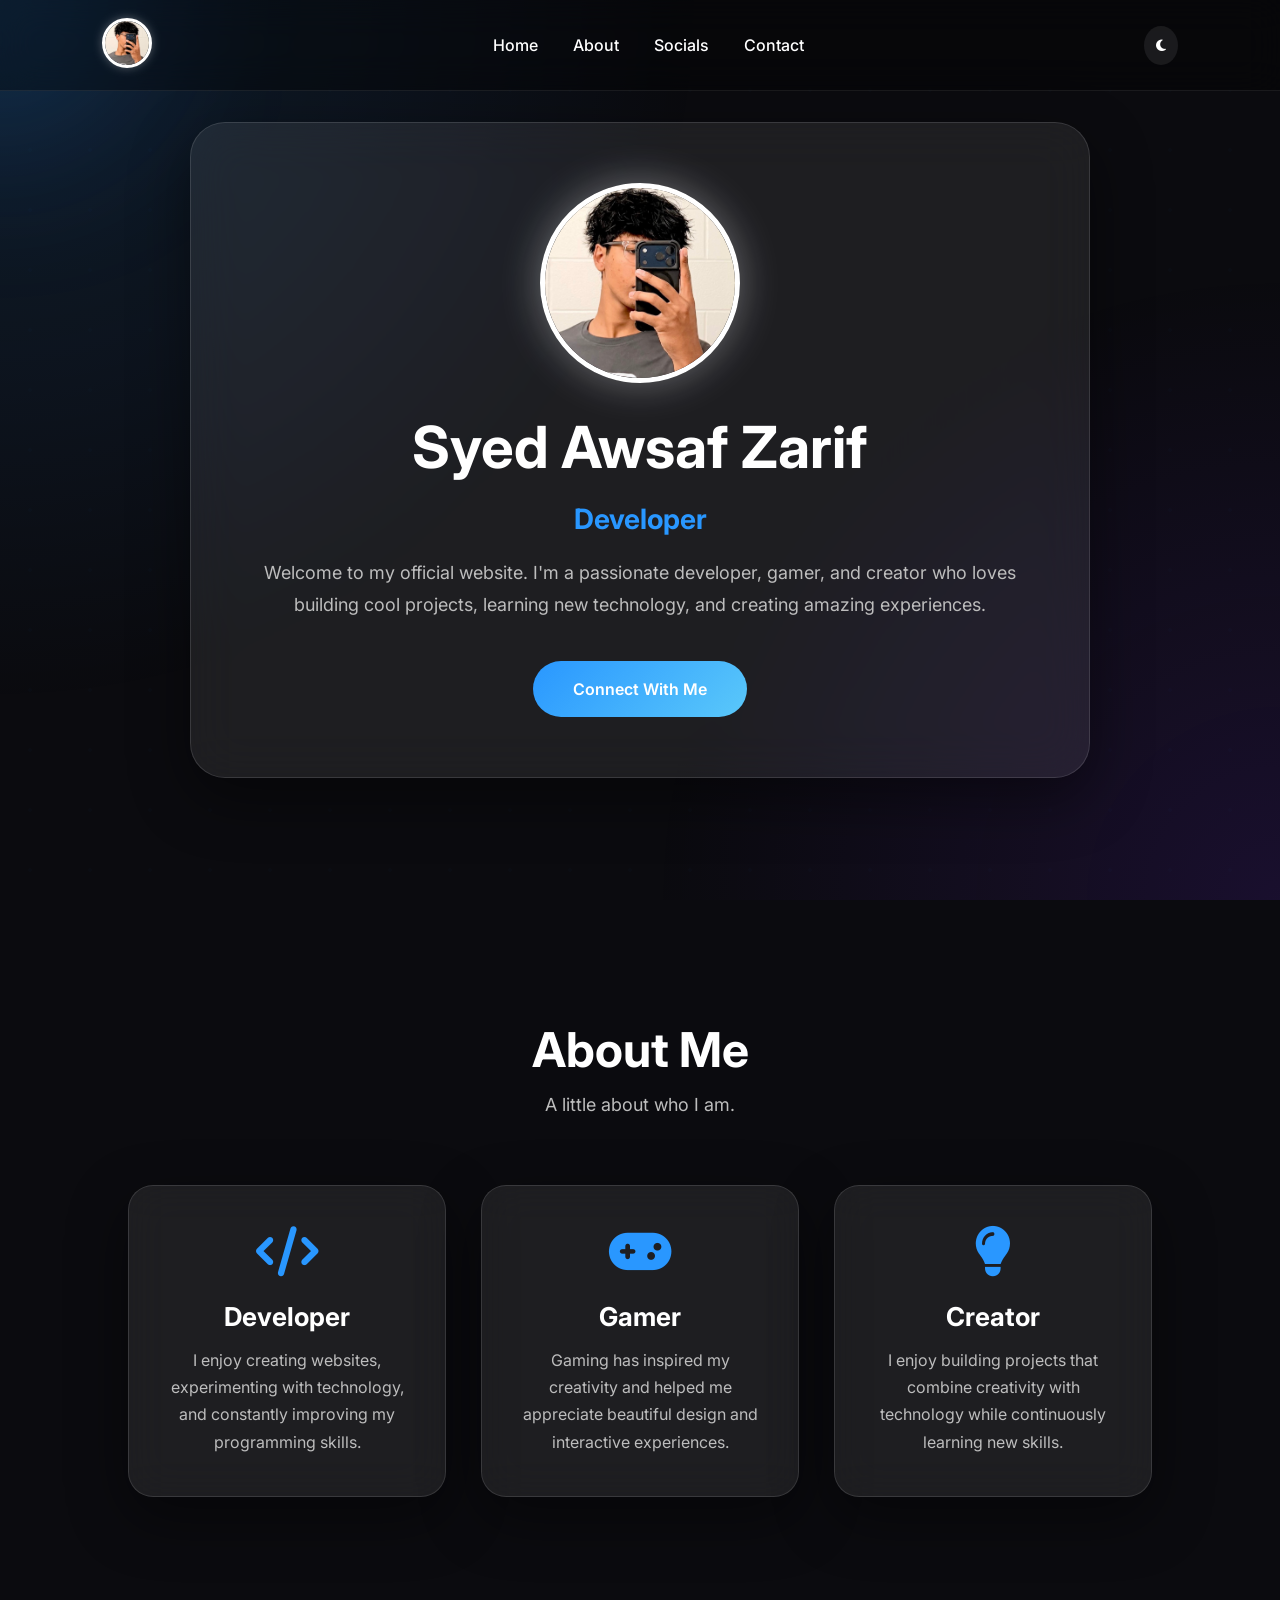
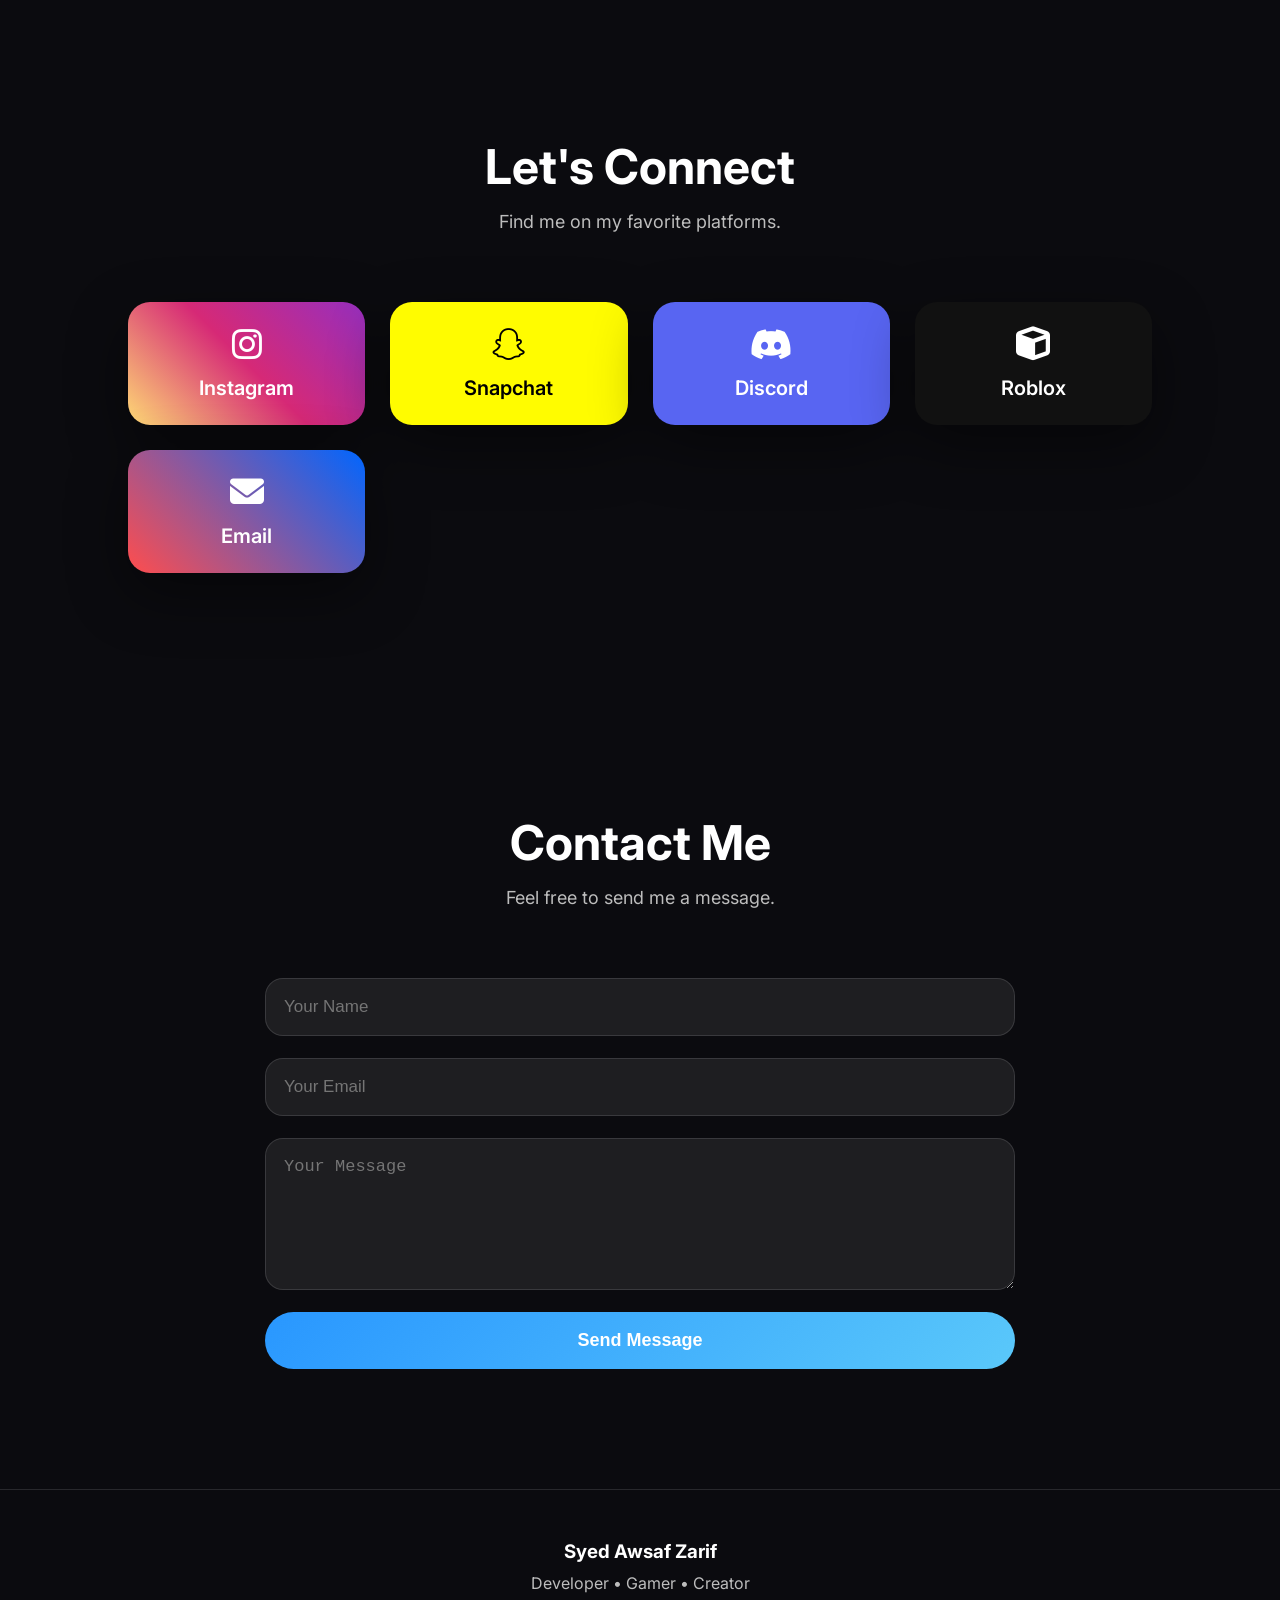
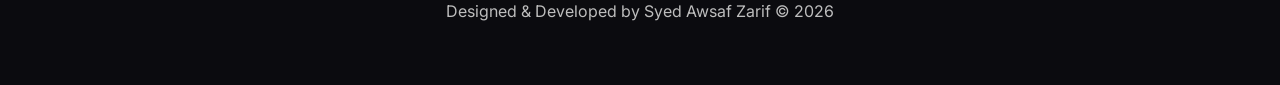
<file: index.html>
<!DOCTYPE html>
<html lang="en">
<head>
  <meta charset="UTF-8">
  <meta name="viewport" content="width=device-width, initial-scale=1.0">
  <title>Syed Awsaf Zarif | Developer • Gamer • Creator</title>
  <meta name="description" content="Official website of Syed Awsaf Zarif">
  <link rel="stylesheet" href="style.css">
  <link href="https://fonts.googleapis.com/css2?family=Inter:wght@300;400;500;600;700&display=swap" rel="stylesheet">
  <link rel="stylesheet" href="https://cdnjs.cloudflare.com/ajax/libs/font-awesome/6.7.2/css/all.min.css">
  <style>
    #birthday-surprise[hidden] { display: none; }
    #birthday-surprise {
      position: fixed; inset: 0; z-index: 2147483647;
      display: grid; place-items: center; overflow: hidden; padding: 20px;
      background: rgba(12, 10, 30, .88); text-align: center;
      font-family: Inter, system-ui, sans-serif;
    }
    .birthday-card {
      position: relative; z-index: 2; width: min(100%, 480px);
      padding: 42px 28px; border: 1px solid rgba(255,255,255,.25);
      border-radius: 24px; background: linear-gradient(135deg, #7545d8, #e84794);
      color: white; box-shadow: 0 24px 80px rgba(0,0,0,.4);
      animation: birthday-appear .5s ease-out;
    }
    .birthday-card h2 { margin: 0 0 12px; font-size: clamp(2rem, 8vw, 3.5rem); }
    .birthday-card p { line-height: 1.6; }
    #birthday-close {
      margin-top: 14px; padding: 12px 22px; border: 0; border-radius: 999px;
      background: white; color: #6330af; font: 600 1rem Inter, system-ui, sans-serif;
      cursor: pointer;
    }
    .birthday-confetti {
      position: absolute; top: -20px; width: 10px; height: 18px;
      opacity: .9; pointer-events: none; animation: birthday-fall linear forwards;
    }
    @keyframes birthday-appear {
      from { opacity: 0; transform: scale(.85); }
      to { opacity: 1; transform: scale(1); }
    }
    @keyframes birthday-fall { to { transform: translateY(110vh) rotate(720deg); } }
    @media (prefers-reduced-motion: reduce) {
      .birthday-card, .birthday-confetti { animation: none; }
      .birthday-confetti { display: none; }
    }
  </style>
</head>
<body>
  <!-- Loading Screen -->
  <div id="loader"><h1>SAZ</h1><p>Loading...</p></div>
  <!-- Mouse Glow -->
  <div id="cursor-glow"></div>
  <!-- Navigation -->
  <header>
    <nav class="navbar">
      <div class="logo"><img src="IMG_0990.PNG" alt="Logo" class="logo-img"></div>
      <ul class="nav-links">
        <li><a href="#home">Home</a></li>
        <li><a href="#about">About</a></li>
        <!-- <li><a href="#projects">Projects</a></li> -->
        <li><a href="#socials">Socials</a></li>
        <li><a href="#contact">Contact</a></li>
      </ul>
      <button id="themeToggle"><i class="fa-solid fa-moon"></i></button>
    </nav>
  </header>
  <!-- Hero Section -->
  <section id="home" class="hero">
    <div class="hero-content">
      <img src="IMG_0990.PNG" alt="Profile Picture" class="profile">
      <h1>Syed Awsaf Zarif</h1>
      <h2 id="typing"></h2>
      <p>Welcome to my official website. I'm a passionate developer, gamer, and creator who loves building cool projects, learning new technology, and creating amazing experiences.</p>
      <a href="#socials" class="primary-btn">Connect With Me</a>
    </div>
  </section>
  <!-- About -->
  <section id="about">
    <div class="section-title"><h2>About Me</h2><p>A little about who I am.</p></div>
    <div class="about-grid">
      <div class="card"><i class="fa-solid fa-code"></i><h3>Developer</h3><p>I enjoy creating websites, experimenting with technology, and constantly improving my programming skills.</p></div>
      <div class="card"><i class="fa-solid fa-gamepad"></i><h3>Gamer</h3><p>Gaming has inspired my creativity and helped me appreciate beautiful design and interactive experiences.</p></div>
      <div class="card"><i class="fa-solid fa-lightbulb"></i><h3>Creator</h3><p>I enjoy building projects that combine creativity with technology while continuously learning new skills.</p></div>
    </div>
  </section>
  <!-- Projects Section -->
  <section id="projects" style="display: none;">
    <div class="section-title"><h2>Projects</h2><p>Some of my favorite work.</p></div>
    <div class="projects-grid">
      <div class="project-card"><h3>Personal Website</h3><p>My Apple-inspired personal website built using HTML, CSS and JavaScript.</p><div class="project-buttons"><a href="#">Live Demo</a><a href="#">Source Code</a></div></div>
      <div class="project-card"><h3>Future Project</h3><p>This space is reserved for another awesome project.</p><div class="project-buttons"><a href="#">Coming Soon</a></div></div>
    </div>
  </section>
  <!-- Socials -->
  <section id="socials">
    <div class="section-title"><h2>Let's Connect</h2><p>Find me on my favorite platforms.</p></div>
    <div class="social-grid">
      <a href="https://www.instagram.com/syed_awsaf_zarif/?hl=en" target="_blank" class="social-card instagram"><i class="fab fa-instagram"></i><span>Instagram</span></a>
      <a href="https://snapchat.com/t/u5A3s7uX" target="_blank" class="social-card snapchat"><i class="fab fa-snapchat"></i><span>Snapchat</span></a>
      <a href="https://discord.com/invite/gjMPNrNsXy" target="_blank" class="social-card discord"><i class="fab fa-discord"></i><span>Discord</span></a>
      <a href="https://www.roblox.com/users/4768178750/profile" target="_blank" class="social-card roblox"><i class="fas fa-cube"></i><span>Roblox</span></a>
      <a href="mailto:syedawsafzarif@gmail.com" class="social-card email"><i class="fas fa-envelope"></i><span>Email</span></a>
    </div>
  </section>
  <!-- Contact -->
  <section id="contact">
    <div class="section-title"><h2>Contact Me</h2><p>Feel free to send me a message.</p></div>
    <form class="contact-form" action="https://formspree.io/f/xgoglbqa" method="POST">
      <input type="text" name="name" placeholder="Your Name" required>
      <input type="email" name="email" placeholder="Your Email" required>
      <textarea name="message" rows="6" placeholder="Your Message" required></textarea>
      <button type="submit">Send Message</button>
    </form>
  </section>
  <!-- Footer -->
  <footer>
    <h3>Syed Awsaf Zarif</h3><p>Developer • Gamer • Creator</p>
    <p>Designed &amp; Developed by Syed Awsaf Zarif © 2026</p>
  </footer>
  <!-- Analytics Placeholder: Replace YOUR-GA-ID with your Google Analytics ID.
  <script async src="https://www.googletagmanager.com/gtag/js?id=YOUR-GA-ID"></script>
  <script>
    window.dataLayer = window.dataLayer || [];
    function gtag(){ dataLayer.push(arguments); }
    gtag('js', new Date());
    gtag('config', 'YOUR-GA-ID');
  </script>
  -->
  <!-- Birthday greeting: September 26 in Saskatchewan -->
  <div id="birthday-surprise" hidden role="dialog" aria-modal="true" aria-labelledby="birthday-heading">
    <div class="birthday-card">
      <h2 id="birthday-heading">🎉 It's my birthday! 🎂</h2>
      <p>Thanks for visiting my website. Let's celebrate September 26!</p>
      <button id="birthday-close" type="button">Explore my site ✨</button>
    </div>
  </div>
  <script>
    (() => {
      const parts = new Intl.DateTimeFormat("en-US", {
        timeZone: "America/Regina", month: "numeric", day: "numeric"
      }).formatToParts(new Date());
      const month = Number(parts.find(part => part.type === "month").value);
      const day = Number(parts.find(part => part.type === "day").value);
      if (month !== 9 || day !== 26) return;

      const surprise = document.getElementById("birthday-surprise");
      const closeButton = document.getElementById("birthday-close");
      surprise.hidden = false;
      closeButton.focus();

      if (!window.matchMedia("(prefers-reduced-motion: reduce)").matches) {
        const colors = ["#ffd166", "#ef476f", "#06d6a0", "#75c9ff", "#ffffff"];
        for (let i = 0; i < 60; i++) {
          const piece = document.createElement("span");
          piece.className = "birthday-confetti";
          piece.style.left = `${Math.random() * 100}%`;
          piece.style.backgroundColor = colors[i % colors.length];
          piece.style.animationDelay = `${Math.random() * 3}s`;
          piece.style.animationDuration = `${3 + Math.random() * 3}s`;
          surprise.appendChild(piece);
        }
      }
      closeButton.addEventListener("click", () => surprise.remove());
    })();
  </script>
  <script src="script.js"></script>
</body>
</html>
</file>
<file: style.css>
/* =====================================
   Apple Inspired Portfolio
   Part 1
====================================== */

/* Google Font */
@import url('https://fonts.googleapis.com/css2?family=Inter:wght@300;400;500;600;700&display=swap');

/* Reset */

*{
    margin:0;
    padding:0;
    box-sizing:border-box;
    scroll-behavior:smooth;
}

:root{

    --bg:#0b0b0f;
    --card:rgba(255,255,255,.08);

    --text:#ffffff;

    --secondary:#bdbdbd;

    --border:rgba(255,255,255,.12);

    --accent:#2997ff;

    --shadow:0 20px 60px rgba(0,0,0,.45);

}

body.light{

    --bg:#f5f5f7;

    --card:rgba(255,255,255,.75);

    --text:#111111;

    --secondary:#555;

    --border:rgba(0,0,0,.08);

}

body{

    font-family:"Inter",sans-serif;

    background:var(--bg);

    color:var(--text);

    overflow-x:hidden;

    transition:.4s;

}

/* Background Gradient */

body::before{

content:"";

position:fixed;

top:0;
left:0;

width:100%;
height:100%;

background:

radial-gradient(circle at top left,#2997ff22,transparent 45%),
radial-gradient(circle at bottom right,#7b2ff722,transparent 40%);

z-index:-2;

}

/* Cursor Glow */

#cursor-glow{

position:fixed;

width:300px;

height:300px;

border-radius:50%;

background:rgba(41,151,255,.15);

filter:blur(80px);

pointer-events:none;

transform:translate(-50%,-50%);

z-index:-1;

transition:.08s linear;

}

/* Loading Screen */

#loader{

position:fixed;

inset:0;

display:flex;

flex-direction:column;

justify-content:center;

align-items:center;

background:#000;

z-index:99999;

transition:1s;

}

#loader h1{

font-size:72px;

letter-spacing:10px;

}

#loader p{

margin-top:15px;

color:#999;

}

/* Navigation */

header{

position:fixed;

top:0;

width:100%;

padding:18px 8%;

backdrop-filter:blur(18px);

background:rgba(0,0,0,.35);

border-bottom:1px solid rgba(255,255,255,.08);

z-index:999;

}

.navbar{

display:flex;

justify-content:space-between;

align-items:center;

}



.logo-img {
    width: 50px;
    height: 50px;
    border-radius: 50%;
    object-fit: cover;
    border: 3px solid white;
    box-shadow: 0 0 10px rgba(255,255,255,0.3);
}

.nav-links{

display:flex;

gap:35px;

list-style:none;

}

.nav-links a{

text-decoration:none;

color:var(--text);

font-weight:500;

transition:.3s;

position:relative;

}

.nav-links a:hover{

color:var(--accent);

}

.nav-links a::after{

content:"";

position:absolute;

bottom:-6px;

left:0;

width:0;

height:2px;

background:var(--accent);

transition:.35s;

}

.nav-links a:hover::after{

width:100%;

}

#themeToggle{

border:none;

background:var(--card);

color:var(--text);

padding:12px;

border-radius:50%;

cursor:pointer;

transition:.3s;

}

#themeToggle:hover{

transform:rotate(20deg);

background:var(--accent);

}

/* Hero */

.hero{

min-height:100vh;

display:flex;

justify-content:center;

align-items:center;

text-align:center;

padding:120px 10%;

}

.hero-content{

max-width:900px;

background:var(--card);

border:1px solid var(--border);

backdrop-filter:blur(25px);

padding:60px;

border-radius:35px;

box-shadow:var(--shadow);

animation:fadeUp 1s ease;

}

.profile{

width:200px;

height:200px;

border-radius:50%;

object-fit:cover;

border:5px solid white;

box-shadow:0 0 40px rgba(255,255,255,.35);

animation:float 5s ease-in-out infinite;

}

.hero h1{

margin-top:25px;

font-size:58px;

}

.hero h2{

margin:20px 0;

font-size:28px;

color:var(--accent);

min-height:35px;

}

.hero p{

line-height:1.8;

font-size:18px;

color:var(--secondary);

margin-bottom:40px;

}

.primary-btn{

display:inline-block;

padding:18px 40px;

background:linear-gradient(135deg,#2997ff,#5ac8fa);

color:white;

text-decoration:none;

border-radius:50px;

font-weight:600;

transition:.35s;

}

.primary-btn:hover{

transform:translateY(-5px);

box-shadow:0 20px 40px rgba(41,151,255,.35);

}

/* Animations */

@keyframes fadeUp{

from{

opacity:0;

transform:translateY(50px);

}

to{

opacity:1;

transform:translateY(0);

}

}

@keyframes float{

0%,100%{

transform:translateY(0);

}

50%{

transform:translateY(-15px);

}

}
/* =====================================
   Apple Inspired Portfolio
   Part 2
====================================== */

/* General Sections */

section{

    padding:120px 10%;

}

.section-title{

    text-align:center;

    margin-bottom:70px;

}

.section-title h2{

    font-size:48px;

    margin-bottom:15px;

}

.section-title p{

    color:var(--secondary);

    font-size:18px;

}

/* About */

.about-grid{

    display:grid;

    grid-template-columns:repeat(auto-fit,minmax(260px,1fr));

    gap:35px;

}

.card{

    background:var(--card);

    backdrop-filter:blur(20px);

    border:1px solid var(--border);

    border-radius:25px;

    padding:40px;

    text-align:center;

    transition:.4s;

    box-shadow:var(--shadow);

}

.card:hover{

    transform:translateY(-12px);

    border-color:rgba(41,151,255,.4);

}

.card i{

    font-size:50px;

    color:var(--accent);

    margin-bottom:25px;

}

.card h3{

    margin-bottom:15px;

    font-size:26px;

}

.card p{

    color:var(--secondary);

    line-height:1.7;

}

/* Projects */

.projects-grid{

    display:grid;

    grid-template-columns:repeat(auto-fit,minmax(320px,1fr));

    gap:40px;

}

.project-card{

    background:var(--card);

    backdrop-filter:blur(20px);

    border:1px solid var(--border);

    border-radius:30px;

    padding:35px;

    transition:.35s;

    box-shadow:var(--shadow);

}

.project-card:hover{

    transform:translateY(-12px);

}

.project-card h3{

    font-size:28px;

    margin-bottom:20px;

}

.project-card p{

    color:var(--secondary);

    line-height:1.8;

    margin-bottom:30px;

}

.project-buttons{

    display:flex;

    gap:15px;

    flex-wrap:wrap;

}

.project-buttons a{

    text-decoration:none;

    background:var(--accent);

    color:white;

    padding:12px 24px;

    border-radius:50px;

    transition:.3s;

}

.project-buttons a:hover{

    transform:scale(1.05);

}

/* Social Section */

.social-grid{

    display:grid;

    grid-template-columns:repeat(auto-fit,minmax(220px,1fr));

    gap:25px;

}

.social-card{

    text-decoration:none;

    color:white;

    padding:25px;

    border-radius:22px;

    text-align:center;

    transition:.35s;

    box-shadow:var(--shadow);

}

.social-card i{

    font-size:34px;

    margin-bottom:15px;

}

.social-card span{

    display:block;

    font-size:20px;

    font-weight:600;

}

.social-card:hover{

    transform:translateY(-8px) scale(1.03);

}

/* Brand Colors */

.instagram{

background:linear-gradient(45deg,#feda75,#d62976,#962fbf);

}

.snapchat{

background:#FFFC00;

color:#000;

}

.discord{

background:#5865F2;

}

.roblox{

background:#111;

}

.email{

background:linear-gradient(45deg,#ff4d4d,#0066ff);

}

/* Contact */

.contact-form{

    max-width:750px;

    margin:auto;

    display:flex;

    flex-direction:column;

    gap:22px;

}

.contact-form input,

.contact-form textarea{

    padding:18px;

    border:none;

    border-radius:18px;

    background:var(--card);

    color:var(--text);

    border:1px solid var(--border);

    font-size:17px;

    outline:none;

}

.contact-form textarea{

    resize:vertical;

}

.contact-form button{

    border:none;

    cursor:pointer;

    padding:18px;

    border-radius:50px;

    font-size:18px;

    font-weight:600;

    background:linear-gradient(135deg,#2997ff,#5ac8fa);

    color:white;

    transition:.35s;

}

.contact-form button:hover{

    transform:translateY(-5px);

}

/* Footer */

footer{

    text-align:center;

    padding:50px 20px;

    border-top:1px solid var(--border);

    color:var(--secondary);

}

footer h3{

    color:var(--text);

    margin-bottom:10px;

}

footer p{

    margin:8px 0;

}
/* =====================================
   Apple Inspired Portfolio
   Part 3 (Final)
====================================== */

/* Scroll Animation */

.hidden{

    opacity:0;

    transform:translateY(50px);

    transition:all .8s ease;

}

.show{

    opacity:1;

    transform:translateY(0);

}

/* Ripple Effect */

.ripple{

    position:fixed;

    width:20px;
    height:20px;

    border-radius:50%;

    background:rgba(255,255,255,.5);

    pointer-events:none;

    transform:translate(-50%,-50%) scale(0);

    animation:ripple .6s ease-out;

    z-index:99999;

}

@keyframes ripple{

0%{

transform:translate(-50%,-50%) scale(0);

opacity:1;

}

100%{

transform:translate(-50%,-50%) scale(10);

opacity:0;

}

}

/* Navbar Scroll Effect */

header.scrolled{

    background:rgba(10,10,15,.75);

    backdrop-filter:blur(25px);

    box-shadow:0 15px 40px rgba(0,0,0,.35);

}

/* Custom Scrollbar */

::-webkit-scrollbar{

width:10px;

}

::-webkit-scrollbar-track{

background:#0d0d10;

}

::-webkit-scrollbar-thumb{

background:#2997ff;

border-radius:50px;

}

::-webkit-scrollbar-thumb:hover{

background:#5ac8fa;

}

/* Selection */

::selection{

background:#2997ff;

color:white;

}

/* Footer Glow */

footer{

position:relative;

overflow:hidden;

}

footer::before{

content:"";

position:absolute;

left:-100%;

top:0;

width:100%;

height:100%;

background:linear-gradient(
90deg,
transparent,
rgba(255,255,255,.08),
transparent);

animation:footerGlow 8s linear infinite;

}

@keyframes footerGlow{

100%{

left:100%;

}

}

/* Mobile */

@media(max-width:900px){

.navbar{

flex-direction:column;

gap:20px;

}

.nav-links{

flex-wrap:wrap;

justify-content:center;

gap:20px;

}

.hero-content{

padding:40px 25px;

}

.hero h1{

font-size:42px;

}

.hero h2{

font-size:24px;

}

.profile{

width:160px;

height:160px;

}

.section-title h2{

font-size:36px;

}

.projects-grid,

.about-grid,

.social-grid{

grid-template-columns:1fr;

}

}

@media(max-width:600px){

.hero{

padding:120px 20px;

}

.hero p{

font-size:16px;

}

.primary-btn{

width:100%;

}

.contact-form{

width:100%;

}

.project-buttons{

flex-direction:column;

}

.project-buttons a{

text-align:center;

}

}

/* Floating Background Animation */

body::after{

content:"";

position:fixed;

inset:0;

background:
radial-gradient(circle,#2997ff22 2px,transparent 2px);

background-size:60px 60px;

opacity:.15;

animation:moveDots 30s linear infinite;

z-index:-3;

}

@keyframes moveDots{

0%{

transform:translateY(0);

}

100%{

transform:translateY(-60px);

}

}
</file>
